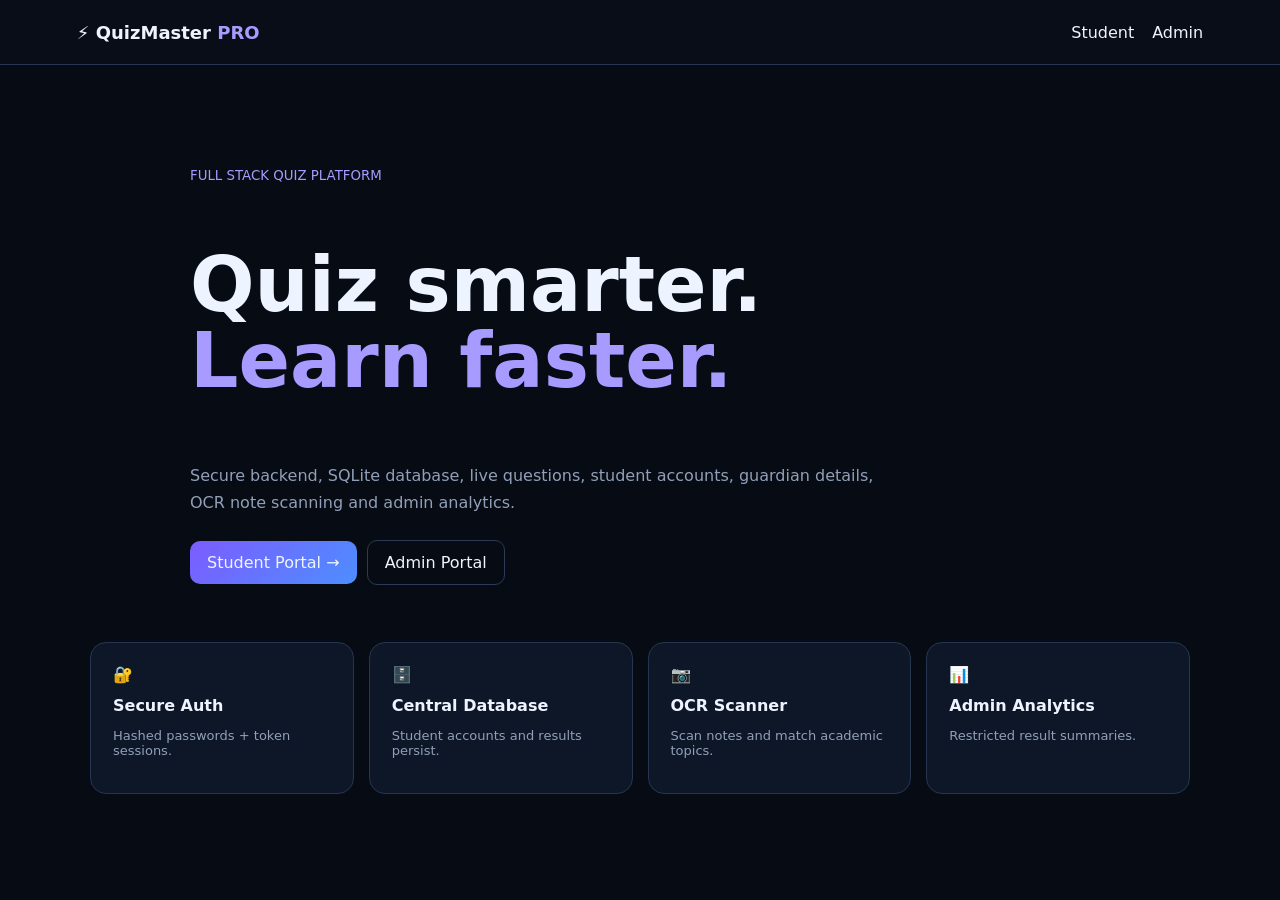
<file: frontend/index.html>
<!doctype html><html><head><meta name="viewport" content="width=device-width,initial-scale=1"><title>QuizMaster Pro</title><link rel="stylesheet" href="style.css"></head><body><header><b>⚡ QuizMaster <i>PRO</i></b><nav><a href="student.html">Student</a><a href="admin.html">Admin</a></nav></header><main><section class="hero"><small>FULL STACK QUIZ PLATFORM</small><h1>Quiz smarter.<br><em>Learn faster.</em></h1><p>Secure backend, SQLite database, live questions, student accounts, guardian details, OCR note scanning and admin analytics.</p><a class="btn primary" href="student.html">Student Portal →</a> <a class="btn" href="admin.html">Admin Portal</a></section><section class="cards"><div>🔐<b>Secure Auth</b><p>Hashed passwords + token sessions.</p></div><div>🗄️<b>Central Database</b><p>Student accounts and results persist.</p></div><div>📷<b>OCR Scanner</b><p>Scan notes and match academic topics.</p></div><div>📊<b>Admin Analytics</b><p>Restricted result summaries.</p></div></section></main></body></html>
</file>
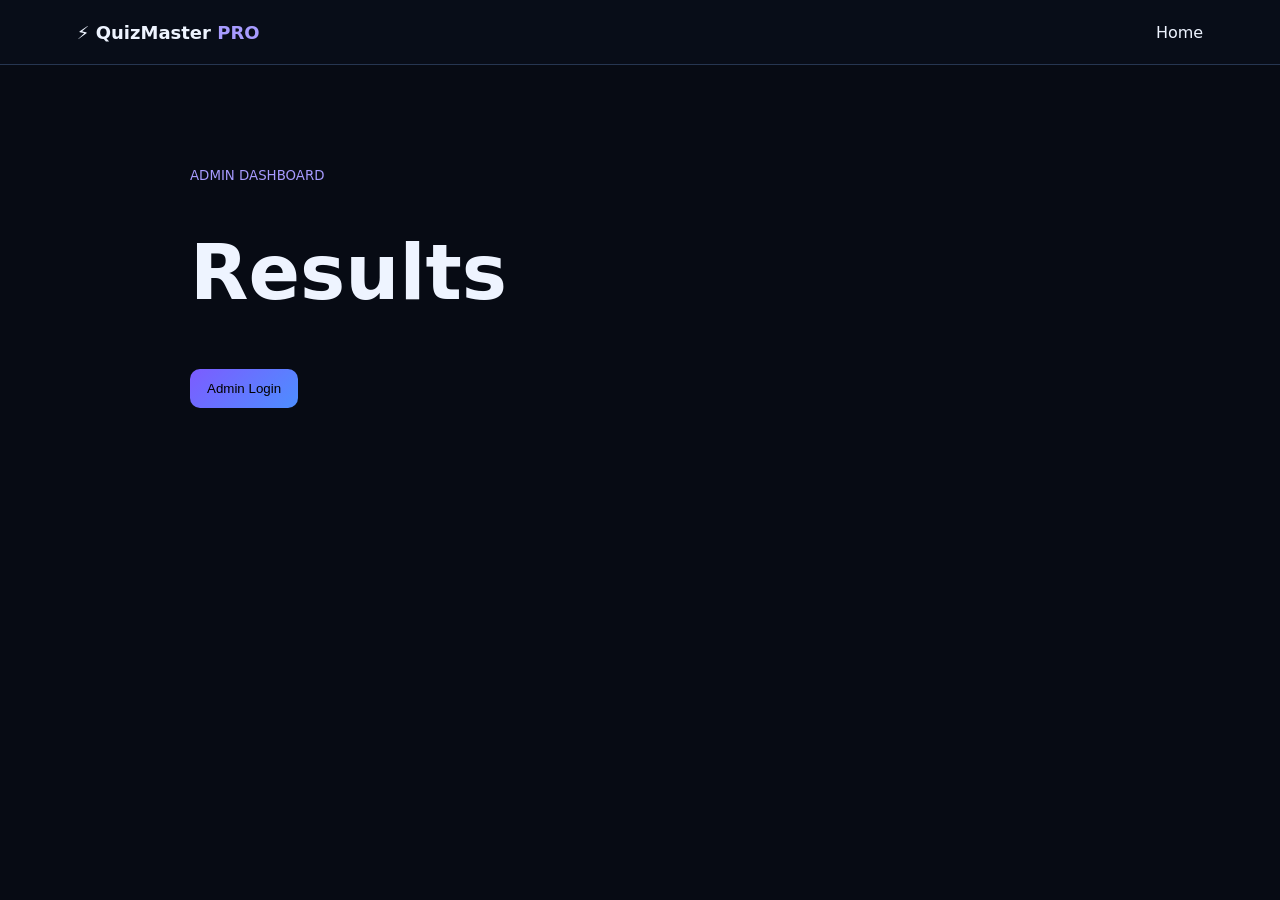
<file: frontend/admin.html>
<!doctype html><html><head><meta name="viewport" content="width=device-width,initial-scale=1"><title>Admin</title><link rel="stylesheet" href="style.css"></head><body><header><b>⚡ QuizMaster <i>PRO</i></b><nav><a href="index.html">Home</a></nav></header><main class="hero"><small>ADMIN DASHBOARD</small><h1>Results</h1><button class="btn primary" onclick="login()">Admin Login</button><div id="out"></div></main><script>let t=localStorage.adminToken;async function login(){let r=await fetch('/api/auth/login',{method:'POST',headers:{'Content-Type':'application/json'},body:JSON.stringify({username:prompt('Username','admin'),password:prompt('Password')})});let d=await r.json();if(!r.ok)return alert(d.error);t=d.token;localStorage.adminToken=t;load()}async function load(){let r=await fetch('/api/admin/overview',{headers:{Authorization:'Bearer '+t}});let d=await r.json();if(!r.ok)return alert(d.error);out.innerHTML=`<p>Attempts: ${d.attempts} • Students: ${d.students} • Average: ${d.average}%</p>`+d.results.map(x=>`<p>${x.name} (${x.student_id}) — ${x.subject}/${x.topic} — ${x.mark} — ${x.percentage}%</p>`).join('')}if(t)load()</script></body></html>
</file>
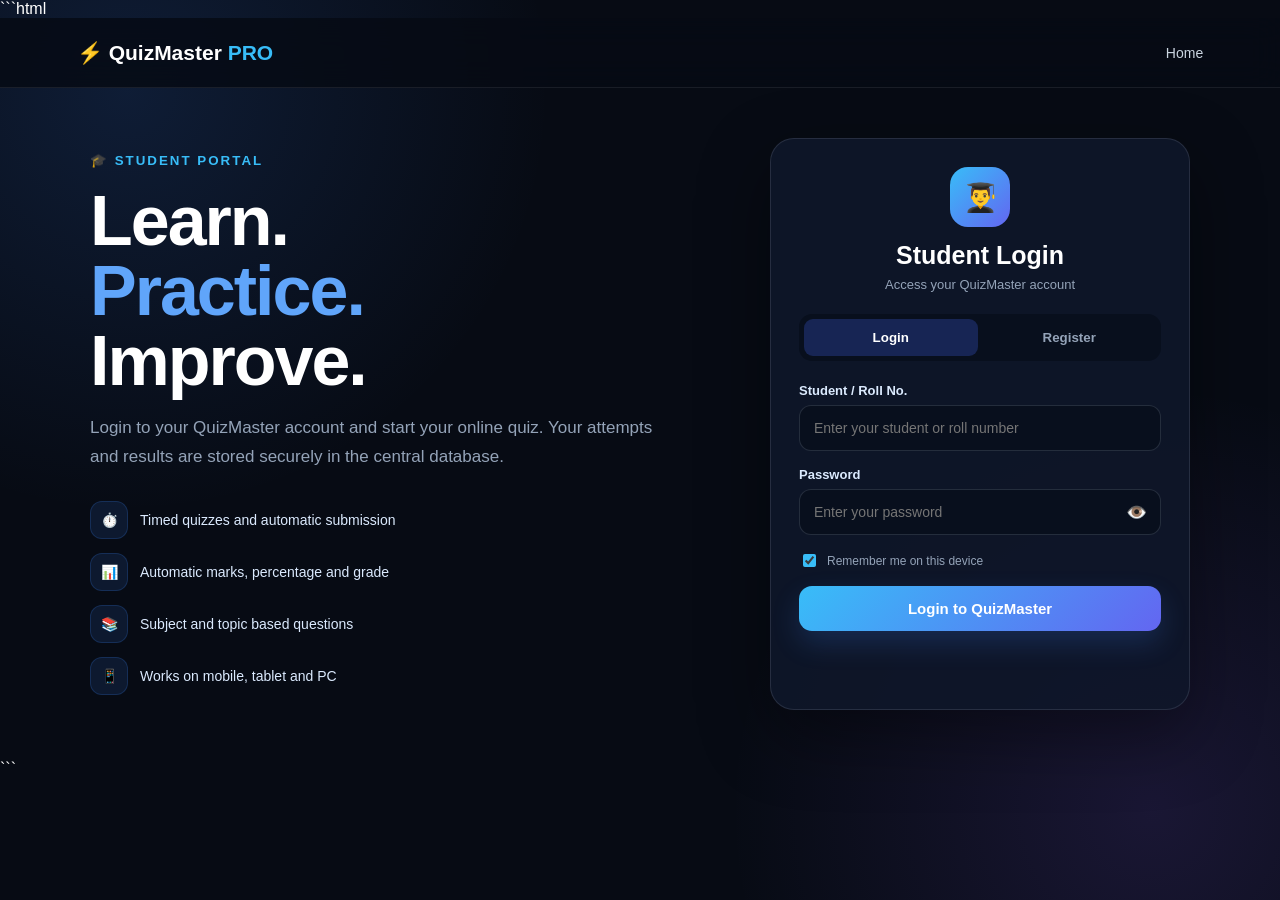
<file: frontend/student.html>
```html
<!DOCTYPE html>
<html lang="en">
<head>
  <meta charset="UTF-8">
  <meta name="viewport" content="width=device-width, initial-scale=1.0">
  <meta name="theme-color" content="#080d18">

  <title>Student Portal | QuizMaster PRO</title>

  <link rel="stylesheet" href="style.css">

  <style>
    * {
      box-sizing: border-box;
    }

    body {
      margin: 0;
      min-height: 100vh;
      font-family: Arial, sans-serif;
      background:
        radial-gradient(circle at 10% 10%, rgba(59,130,246,.15), transparent 30%),
        radial-gradient(circle at 90% 90%, rgba(139,92,246,.14), transparent 30%),
        #070b14;
      color: #fff;
    }

    header {
      min-height: 70px;
      padding: 0 6%;
      display: flex;
      align-items: center;
      justify-content: space-between;
      border-bottom: 1px solid rgba(255,255,255,.08);
      background: rgba(7,11,20,.85);
      backdrop-filter: blur(15px);
    }

    header b {
      font-size: 21px;
    }

    header i {
      color: #38bdf8;
      font-style: normal;
    }

    header a {
      color: #cbd5e1;
      text-decoration: none;
      font-size: 14px;
    }

    .student-container {
      width: min(1100px, 92%);
      margin: 50px auto;
      display: grid;
      grid-template-columns: 1fr 420px;
      gap: 60px;
      align-items: center;
    }

    .intro small {
      color: #38bdf8;
      font-weight: 800;
      letter-spacing: 2px;
    }

    .intro h1 {
      font-size: clamp(42px, 6vw, 70px);
      line-height: 1;
      margin: 18px 0;
      letter-spacing: -2px;
    }

    .intro h1 span {
      color: #60a5fa;
    }

    .intro p {
      max-width: 580px;
      color: #94a3b8;
      font-size: 17px;
      line-height: 1.7;
    }

    .features {
      margin-top: 30px;
      display: grid;
      gap: 14px;
    }

    .feature {
      display: flex;
      align-items: center;
      gap: 12px;
      color: #dbeafe;
      font-size: 14px;
    }

    .feature-icon {
      width: 38px;
      height: 38px;
      border-radius: 12px;
      display: grid;
      place-items: center;
      background: rgba(59,130,246,.12);
      border: 1px solid rgba(59,130,246,.2);
    }

    .login-card {
      background: rgba(15,23,42,.9);
      border: 1px solid rgba(148,163,184,.18);
      border-radius: 24px;
      padding: 28px;
      box-shadow: 0 25px 70px rgba(0,0,0,.4);
    }

    .card-top {
      text-align: center;
      margin-bottom: 22px;
    }

    .avatar {
      width: 60px;
      height: 60px;
      margin: 0 auto 14px;
      border-radius: 18px;
      display: grid;
      place-items: center;
      font-size: 28px;
      background: linear-gradient(135deg,#38bdf8,#6366f1);
    }

    .card-top h2 {
      margin: 0 0 7px;
      font-size: 25px;
    }

    .card-top p {
      margin: 0;
      color: #94a3b8;
      font-size: 13px;
    }

    .tabs {
      display: grid;
      grid-template-columns: 1fr 1fr;
      gap: 5px;
      padding: 5px;
      background: #080f1d;
      border-radius: 13px;
      margin-bottom: 22px;
    }

    .tab {
      border: 0;
      border-radius: 9px;
      padding: 11px;
      background: transparent;
      color: #94a3b8;
      cursor: pointer;
      font-weight: 700;
    }

    .tab.active {
      background: #172554;
      color: white;
    }

    .field {
      margin-bottom: 16px;
    }

    .field label {
      display: block;
      margin-bottom: 7px;
      color: #dbeafe;
      font-size: 13px;
      font-weight: 700;
    }

    .field input {
      width: 100%;
      padding: 14px;
      border-radius: 12px;
      border: 1px solid rgba(148,163,184,.2);
      background: #080f1d;
      color: white;
      outline: none;
      font-size: 14px;
    }

    .field input:focus {
      border-color: #38bdf8;
      box-shadow: 0 0 0 3px rgba(56,189,248,.1);
    }

    .password-wrapper {
      position: relative;
    }

    .password-wrapper input {
      padding-right: 50px;
    }

    .show-password {
      position: absolute;
      right: 8px;
      top: 50%;
      transform: translateY(-50%);
      background: transparent;
      border: 0;
      color: #94a3b8;
      cursor: pointer;
      font-size: 17px;
    }

    .guardian-box {
      margin: 5px 0 17px;
      border-top: 1px solid rgba(148,163,184,.12);
      padding-top: 14px;
    }

    .guardian-box summary {
      cursor: pointer;
      color: #93c5fd;
      font-size: 13px;
      font-weight: 700;
      margin-bottom: 14px;
    }

    .remember {
      display: flex;
      align-items: center;
      gap: 8px;
      color: #94a3b8;
      font-size: 12px;
      margin-bottom: 16px;
    }

    .remember input {
      accent-color: #38bdf8;
    }

    .submit-btn {
      width: 100%;
      padding: 14px;
      border: 0;
      border-radius: 13px;
      background: linear-gradient(135deg,#38bdf8,#6366f1);
      color: white;
      font-size: 15px;
      font-weight: 800;
      cursor: pointer;
      box-shadow: 0 12px 28px rgba(59,130,246,.2);
    }

    .submit-btn:hover {
      transform: translateY(-1px);
    }

    .submit-btn:disabled {
      opacity: .6;
      cursor: wait;
    }

    #message {
      min-height: 20px;
      margin: 14px 0 0;
      text-align: center;
      font-size: 13px;
      color: #94a3b8;
    }

    #message.success {
      color: #86efac;
    }

    #message.error {
      color: #fca5a5;
    }

    @media (max-width: 850px) {
      .student-container {
        grid-template-columns: 1fr;
        gap: 30px;
        margin-top: 30px;
      }

      .intro {
        text-align: center;
      }

      .intro p {
        margin-left: auto;
        margin-right: auto;
      }

      .features {
        width: fit-content;
        margin-left: auto;
        margin-right: auto;
        text-align: left;
      }
    }

    @media (max-width: 480px) {
      header {
        padding: 0 5%;
      }

      .student-container {
        width: 94%;
        margin: 25px auto 50px;
      }

      .login-card {
        padding: 20px;
        border-radius: 20px;
      }

      .intro h1 {
        font-size: 40px;
      }
    }
  </style>
</head>

<body>

<header>
  <b>⚡ QuizMaster <i>PRO</i></b>

  <nav>
    <a href="index.html">Home</a>
  </nav>
</header>


<main class="student-container">

  <!-- LEFT SIDE -->
  <section class="intro">

    <small>🎓 STUDENT PORTAL</small>

    <h1>
      Learn.<br>
      <span>Practice.</span><br>
      Improve.
    </h1>

    <p>
      Login to your QuizMaster account and start your online quiz.
      Your attempts and results are stored securely in the central database.
    </p>

    <div class="features">

      <div class="feature">
        <span class="feature-icon">⏱️</span>
        Timed quizzes and automatic submission
      </div>

      <div class="feature">
        <span class="feature-icon">📊</span>
        Automatic marks, percentage and grade
      </div>

      <div class="feature">
        <span class="feature-icon">📚</span>
        Subject and topic based questions
      </div>

      <div class="feature">
        <span class="feature-icon">📱</span>
        Works on mobile, tablet and PC
      </div>

    </div>

  </section>


  <!-- LOGIN CARD -->
  <section class="login-card">

    <div class="card-top">

      <div class="avatar">
        👨‍🎓
      </div>

      <h2 id="cardTitle">
        Student Login
      </h2>

      <p id="cardSubtitle">
        Access your QuizMaster account
      </p>

    </div>


    <!-- LOGIN / REGISTER TABS -->

    <div class="tabs">

      <button
        type="button"
        id="loginTab"
        class="tab active">
        Login
      </button>

      <button
        type="button"
        id="registerTab"
        class="tab">
        Register
      </button>

    </div>


    <form id="studentForm">

      <!-- NAME -->

      <div
        class="field"
        id="nameField"
        style="display:none;">

        <label for="studentName">
          Full Name
        </label>

        <input
          id="studentName"
          type="text"
          autocomplete="name"
          placeholder="Enter your full name">

      </div>


      <!-- STUDENT ID -->

      <div class="field">

        <label for="studentId">
          Student / Roll No.
        </label>

        <input
          id="studentId"
          type="text"
          autocomplete="username"
          placeholder="Enter your student or roll number"
          required>

      </div>


      <!-- PASSWORD -->

      <div class="field">

        <label for="studentPassword">
          Password
        </label>

        <div class="password-wrapper">

          <input
            id="studentPassword"
            type="password"
            autocomplete="current-password"
            placeholder="Enter your password"
            required>

          <button
            type="button"
            class="show-password"
            id="showPassword">
            👁️
          </button>

        </div>

      </div>


      <!-- GUARDIAN DETAILS -->

      <details
        class="guardian-box"
        id="guardianBox"
        style="display:none;">

        <summary>
          Guardian Contact — Optional
        </summary>

        <div class="field">

          <label for="guardianPhone">
            Guardian Phone
          </label>

          <input
            id="guardianPhone"
            type="tel"
            autocomplete="tel"
            placeholder="Optional">

        </div>

        <div class="field">

          <label for="guardianEmail">
            Guardian Email
          </label>

          <input
            id="guardianEmail"
            type="email"
            autocomplete="email"
            placeholder="Optional">

        </div>

      </details>


      <!-- REMEMBER -->

      <label class="remember">

        <input
          type="checkbox"
          id="rememberMe"
          checked>

        Remember me on this device

      </label>


      <!-- BUTTON -->

      <button
        type="submit"
        id="submitBtn"
        class="submit-btn">

        Login to QuizMaster

      </button>


      <!-- MESSAGE -->

      <p id="message"></p>

    </form>

  </section>

</main>


<script>

const API = "/api";

let mode = "login";


const form =
  document.getElementById("studentForm");

const loginTab =
  document.getElementById("loginTab");

const registerTab =
  document.getElementById("registerTab");

const nameField =
  document.getElementById("nameField");

const guardianBox =
  document.getElementById("guardianBox");

const cardTitle =
  document.getElementById("cardTitle");

const cardSubtitle =
  document.getElementById("cardSubtitle");

const submitBtn =
  document.getElementById("submitBtn");

const message =
  document.getElementById("message");

const passwordInput =
  document.getElementById("studentPassword");


/* ---------------------------
   LOGIN / REGISTER MODE
---------------------------- */

function setMode(newMode) {

  mode = newMode;

  const registerMode =
    mode === "register";


  loginTab.classList.toggle(
    "active",
    !registerMode
  );

  registerTab.classList.toggle(
    "active",
    registerMode
  );


  nameField.style.display =
    registerMode ? "block" : "none";


  guardianBox.style.display =
    registerMode ? "block" : "none";


  cardTitle.textContent =
    registerMode
      ? "Create Student Account"
      : "Student Login";


  cardSubtitle.textContent =
    registerMode
      ? "Register once to start taking quizzes"
      : "Access your QuizMaster account";


  submitBtn.textContent =
    registerMode
      ? "Create Account"
      : "Login to QuizMaster";


  passwordInput.autocomplete =
    registerMode
      ? "new-password"
      : "current-password";


  clearMessage();
}


loginTab.addEventListener(
  "click",
  function () {

    setMode("login");

  }
);


registerTab.addEventListener(
  "click",
  function () {

    setMode("register");

  }
);


/* ---------------------------
   SHOW / HIDE PASSWORD
---------------------------- */

document
  .getElementById("showPassword")
  .addEventListener(
    "click",
    function () {

      if (
        passwordInput.type === "password"
      ) {

        passwordInput.type = "text";

        this.textContent = "🙈";

      } else {

        passwordInput.type = "password";

        this.textContent = "👁️";

      }

    }
  );


/* ---------------------------
   MESSAGE
---------------------------- */

function clearMessage() {

  message.textContent = "";

  message.className = "";

}


function showMessage(
  text,
  type = ""
) {

  message.textContent = text;

  message.className = type;

}


/* ---------------------------
   LOGIN / REGISTER
---------------------------- */

form.addEventListener(
  "submit",
  async function (event) {

    event.preventDefault();


    const name =
      document
        .getElementById("studentName")
        .value
        .trim();


    const studentId =
      document
        .getElementById("studentId")
        .value
        .trim();


    const password =
      passwordInput.value.trim();


    const guardianPhone =
      document
        .getElementById("guardianPhone")
        .value
        .trim();


    const guardianEmail =
      document
        .getElementById("guardianEmail")
        .value
        .trim();


    const remember =
      document
        .getElementById("rememberMe")
        .checked;


    /* VALIDATION */

    if (
      !studentId ||
      !password
    ) {

      showMessage(
        "Please enter Student/Roll No. and Password.",
        "error"
      );

      return;

    }


    if (
      mode === "register" &&
      !name
    ) {

      showMessage(
        "Please enter your full name.",
        "error"
      );

      return;

    }


    submitBtn.disabled = true;


    showMessage(
      mode === "register"
        ? "Creating your account..."
        : "Signing you in..."
    );


    try {

      let endpoint;

      let body;


      /* REGISTER */

      if (mode === "register") {

        endpoint =
          API +
          "/auth/student/register";


        body = {

          name: name,

          student_id: studentId,

          password: password,

          guardian_phone:
            guardianPhone || null,

          guardian_email:
            guardianEmail || null

        };

      }


      /* LOGIN */

      else {

        endpoint =
          API +
          "/auth/login";


        body = {

          username: studentId,

          password: password

        };

      }


      const response =
        await fetch(
          endpoint,
          {

            method: "POST",

            headers: {

              "Content-Type":
                "application/json"

            },

            body:
              JSON.stringify(body)

          }
        );


      const data =
        await response.json();


      if (!response.ok) {

        throw new Error(
          data.error ||
          data.message ||
          "Request failed."
        );

      }


      /* SAVE LOGIN */

      if (remember) {

        localStorage.setItem(
          "token",
          data.token
        );

        localStorage.setItem(
          "user",
          JSON.stringify(data.user)
        );

      } else {

        sessionStorage.setItem(
          "token",
          data.token
        );

        sessionStorage.setItem(
          "user",
          JSON.stringify(data.user)
        );

      }


      showMessage(
        mode === "register"
          ? "Account created successfully!"
          : "Login successful!",
        "success"
      );


      /* OPEN QUIZ */

      setTimeout(
        function () {

          window.location.href =
            "quiz.html";

        },
        700
      );


    } catch (error) {

      console.error(error);

      showMessage(
        error.message ||
        "Unable to connect to the server.",
        "error"
      );

    } finally {

      submitBtn.disabled = false;

    }

  }
);


/* ---------------------------
   EXISTING LOGIN
---------------------------- */

if (
  localStorage.getItem("token") ||
  sessionStorage.getItem("token")
) {

  showMessage(
    "You are already signed in on this device.",
    "success"
  );

}

</script>

</body>
</html>
```
</file>
<file: frontend/style.css>
*{box-sizing:border-box}body{margin:0;background:#070b14;color:#eef4ff;font-family:system-ui,Arial}header{height:65px;padding:0 6%;display:flex;align-items:center;justify-content:space-between;border-bottom:1px solid #263651;background:#080d18;position:sticky;top:0}header b{font-size:18px}header i,em{color:#a79bff;font-style:normal}nav{display:flex;gap:18px}a{color:inherit;text-decoration:none}.hero{max-width:900px;margin:100px auto 50px}.hero h1{font-size:clamp(42px,8vw,76px);line-height:1}.hero p{color:#91a0b8;max-width:700px;line-height:1.7}.hero small{color:#a79bff}.btn{display:inline-block;padding:12px 17px;border:1px solid #2b3a55;border-radius:10px;margin:7px 5px 7px 0}.primary{background:linear-gradient(135deg,#7c5cff,#4d8eff);border:0}.cards{display:grid;grid-template-columns:repeat(4,1fr);gap:15px;max-width:1100px;margin:auto}.cards div{background:#0e1728;border:1px solid #263651;border-radius:16px;padding:22px}.cards b{display:block;margin:12px 0}.cards p{color:#91a0b8;font-size:13px}@media(max-width:800px){.cards{grid-template-columns:1fr}.hero{margin-top:60px;padding:0 18px}}
</file>
